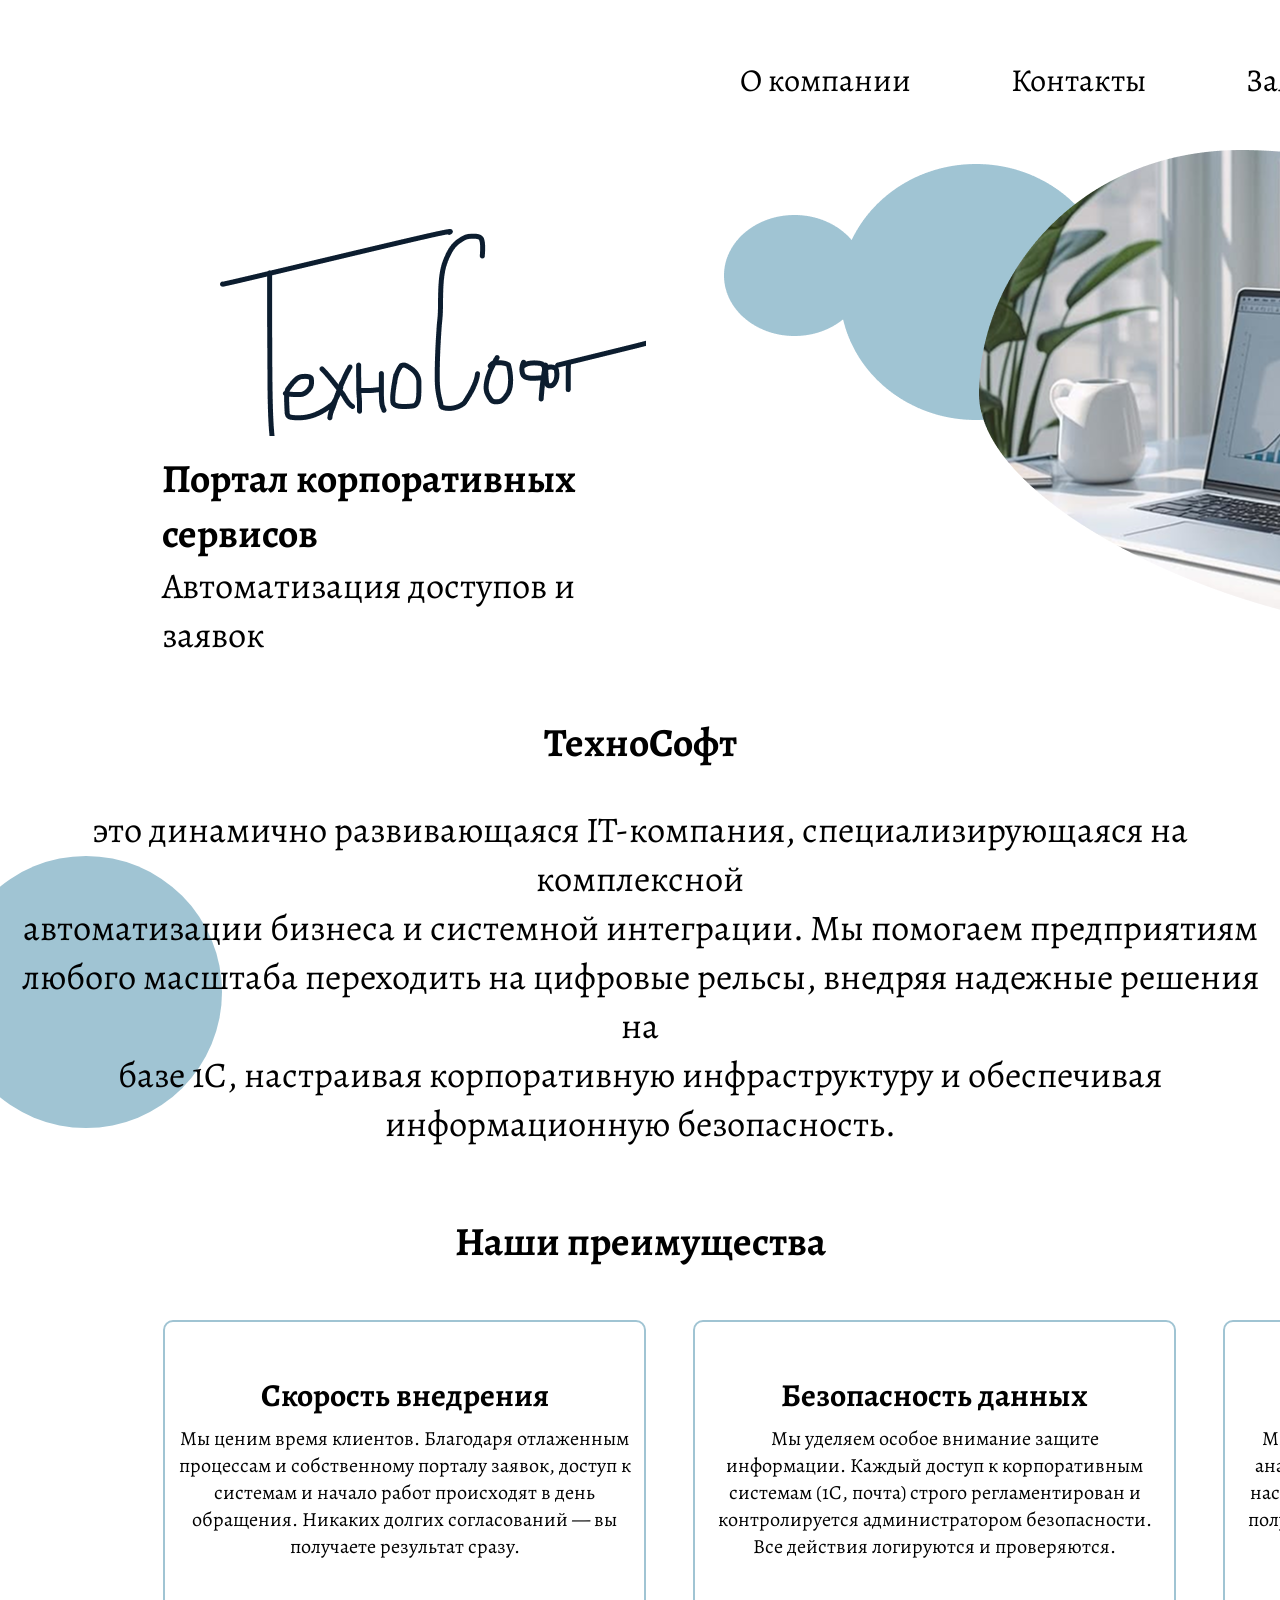
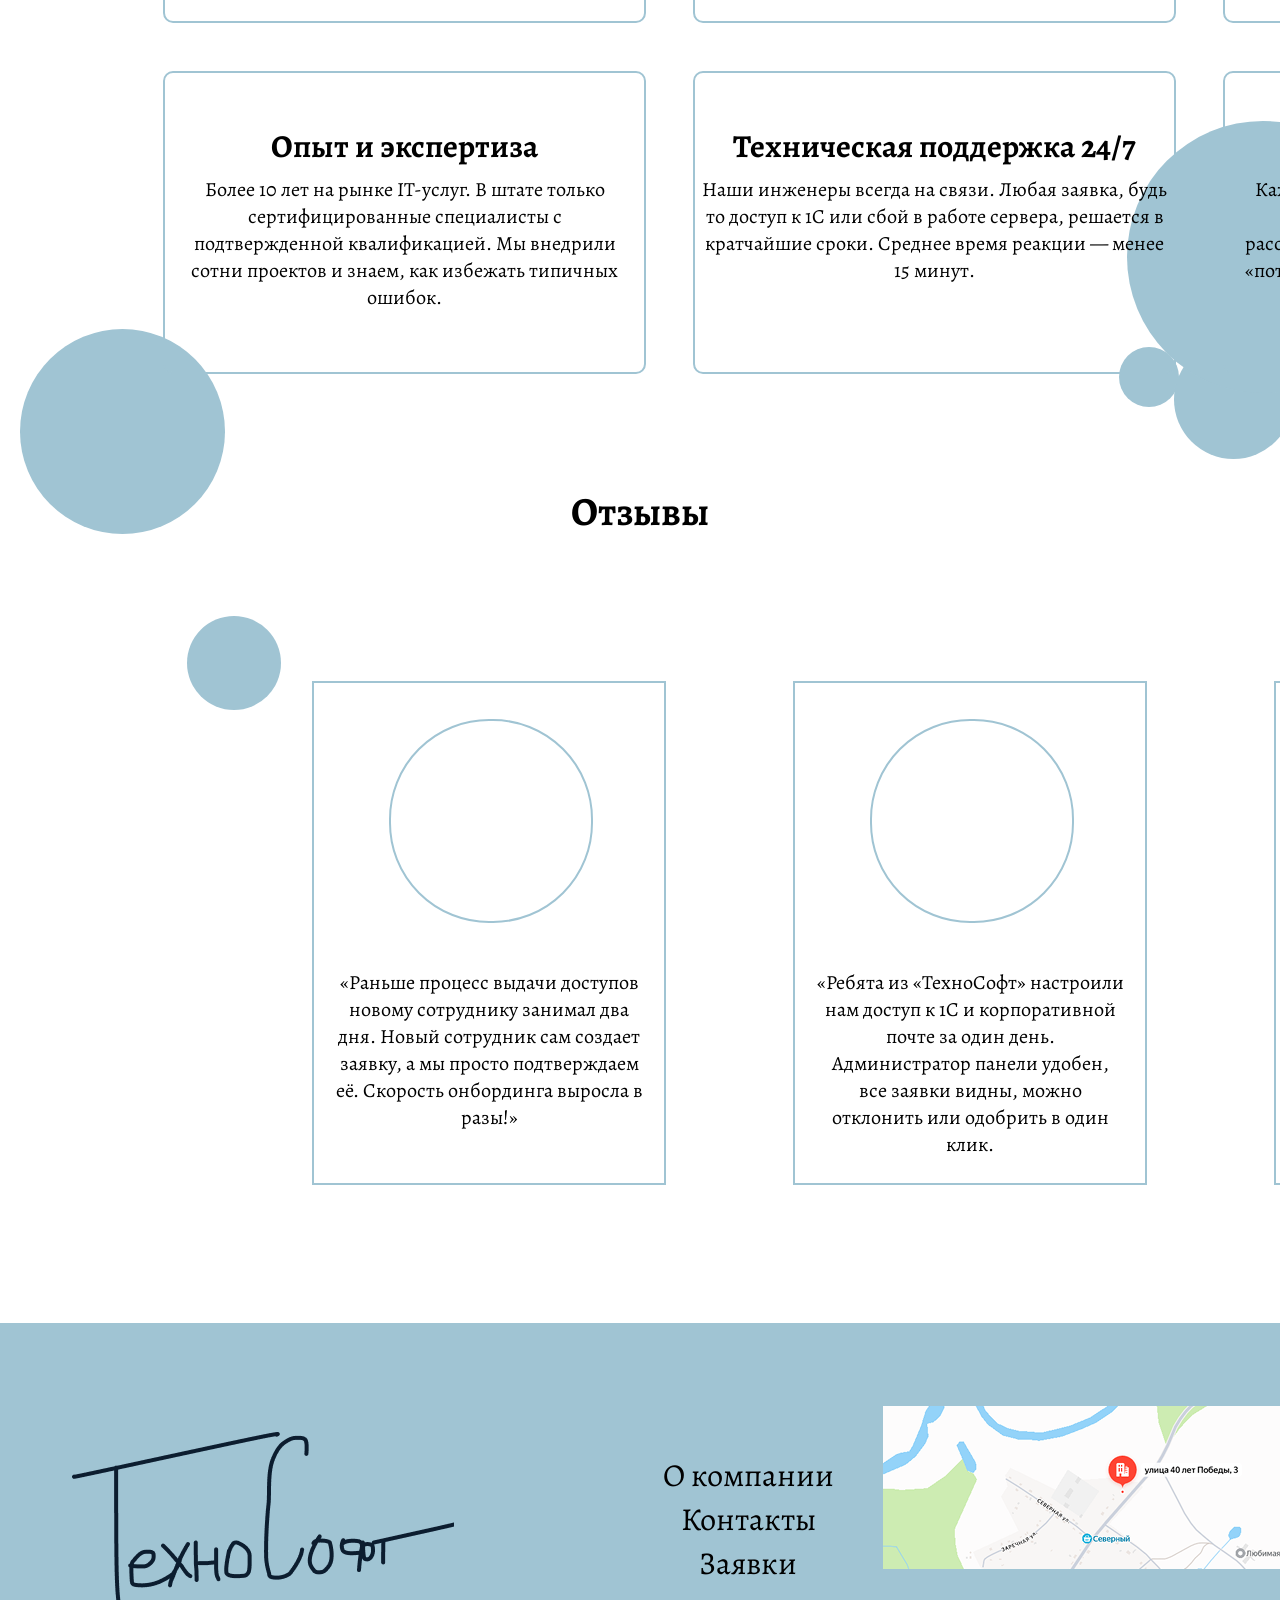
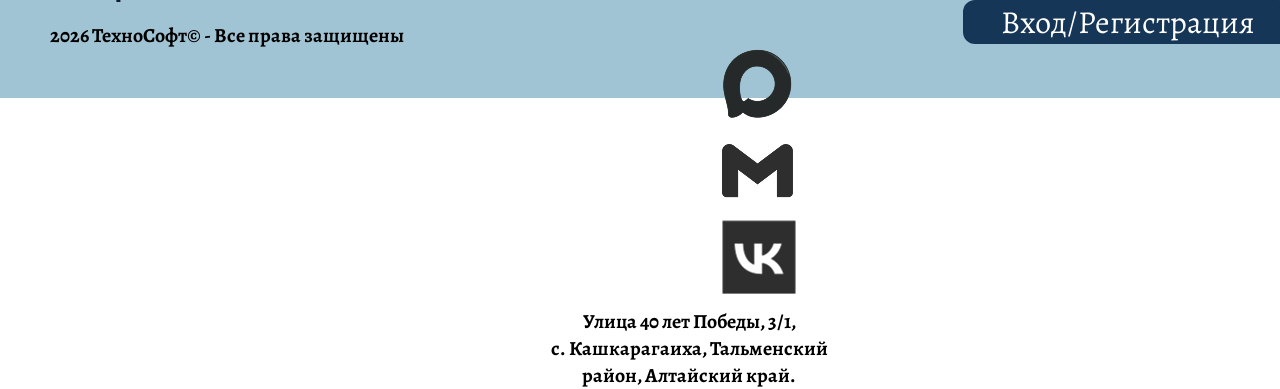
<file: main/index.html>
<!DOCTYPE html>
<html lang="en">
<head>
    <link rel="stylesheet" href="style.css">
    <meta charset="UTF-8">
    <meta name="viewport" content="width=device-width, initial-scale=1.0">
    <title>Document</title>
</head>
<body>

    <header class="hed"> <!--начало хедера, вариант 1-->
<div class="knop1"> <a href="..\o_kompanii/index.html"> О компании </a> </div>
<div class="knop2"> <a href="..\kontakt/index.html"> Контакты </a> </div>
<div class="knop3"> <a href="..\zaivki_tabl/index.html" > Заявки </a> </div>

<div class="fon_knop4"> <div class="knop4" style="color: #FFFFFF;"> <a href="..\vxod/index.html"class="a_kn"> Вход/Регистрация </a> </div></div> <!--кнопка регистрации-->
    </header> <!--конец хедера, вариант 1-->

    <div class="blok_1"> <!--начало 1 блока-->
        
        <div class="blok1_rod_logo"> <!--начало родителя блока с лого-->
<a href="..\main/index.html"><div class="logo"> </div></a> <!--логотип-->
<div class="zagol1"> <b> Портал корпоративных сервисов </b></div>
<div class="tex_avtoriz">Автоматизация доступов и заявок</div>
 </div> <!--конец родителя блока с лого-->
          <div class="dekor_1_bloka"></div>
    </div> <!--конец 1 блока-->
    

    <div class="blok_2"> <!--начало 2 блока-->
        <div class="zag_2_bloka text_40p" > <b>ТехноСофт</b></div> 
        <div class="tex_opisanie text_36p "> это динамично развивающаяся IT-компания, специализирующаяся на комплексной <br> автоматизации бизнеса и системной интеграции. Мы помогаем предприятиям <br> любого масштаба переходить на цифровые рельсы, внедряя надежные решения на <br> базе 1С, настраивая корпоративную инфраструктуру и обеспечивая <br> информационную безопасность.</div>
    </div> <!--конец 2 блока-->

    <div class="blok_3"> <!--начало 3 блока-->
        <div class="zag_3_bloka text_40p"> <b>Наши преимущества</b> </div>

        <div class="roditel_1_blok3_for_bloks"> <!--начало родителя для 1 сторочки блока-->

            <div class="plashka_advantages"> <!--начало блока преимущества(те что маленькие)-->
                <div class="zag_pladh text_32p"> <b>Скорость внедрения</b></div>
                <div class="text_plash text_20p"> Мы ценим время клиентов. Благодаря отлаженным <br> процессам и собственному порталу заявок, доступ к <br> системам и начало работ происходят в день <br>обращения. Никаких долгих согласований — вы <br>получаете результат сразу.</div>
            </div><!--конец блока преимущества(те что маленькие)-->

             <div class="plashka_advantages"> <!--начало блока преимущества(те что маленькие)-->
                <div class="zag_pladh text_32p"> <b>Безопасность данных</b></div>
                <div class="text_plash text_20p"> Мы уделяем особое внимание защите <br> информации. Каждый доступ к корпоративным <br> системам (1С, почта) строго регламентирован и <br> контролируется администратором безопасности. <br> Все действия логируются и проверяются.</div>
            </div><!--конец блока преимущества(те что маленькие)-->

             <div class="plashka_advantages"> <!--начало блока преимущества(те что маленькие)-->
                <div class="zag_pladh text_32p"> <b>Индивидуальный подход</b></div>
                <div class="text_plash text_20p"> Мы не продаем «коробочные» решения. Наши <br>аналитики изучают бизнес-процессы клиента и <br>настраивают систему под конкретные задачи. Вы <br>получаете инструмент, который работает именно <br>так, как нужно вам.</div>
            </div><!--конец блока преимущества(те что маленькие)-->

             </div> <!--конец родителя для 1 сторочки блока-->

              <div class="roditel_1_blok3_for_bloks"> <!--начало родителя для 2 сторочки блока-->

            <div class="plashka_advantages"> <!--начало блока преимущества(те что маленькие)-->
                <div class="zag_pladh text_32p"> <b>Опыт и экспертиза</b></div>
                <div class="text_plash text_20p"> Более 10 лет на рынке IT-услуг. В штате только<br> сертифицированные специалисты с <br>подтвержденной квалификацией. Мы внедрили <br>сотни проектов и знаем, как избежать типичных<br> ошибок.</div>
            </div><!--конец блока преимущества(те что маленькие)-->

             <div class="plashka_advantages"> <!--начало блока преимущества(те что маленькие)-->
                <div class="zag_pladh text_32p"> <b>Техническая поддержка 24/7</b></div>
                <div class="text_plash text_20p"> Наши инженеры всегда на связи. Любая заявка, будь <br>то доступ к 1С или сбой в работе сервера, решается в <br>кратчайшие сроки. Среднее время реакции — менее <br>15 минут.</div>
            </div><!--конец блока преимущества(те что маленькие)-->

             <div class="plashka_advantages"> <!--начало блока преимущества(те что маленькие)-->
                <div class="zag_pladh text_32p"> <b>Прозрачность и контроль</b></div>
                <div class="text_plash text_20p"> Каждый этап работы фиксируется в системе. Вы <br>всегда видите статус заявки: создана, на<br> рассмотрении, одобрена или отклонена. Никаких <br>«потерянных» писем и звонков — только четкий и <br>понятный процесс.</div>
            </div><!--конец блока преимущества(те что маленькие)-->
            
             </div> <!--конец родителя для 2 сторочки блока-->
    </div><!--конец 3 блока-->

    <div class="blok_4"> <!--начало 4 блока-->
<div class="zag_4bloka text_40p"> <b>Отзывы</b></div>

<div class="rod_for_otziv"> <!--начало родителя для отзывов-->

    <div class="kart_otziv"> <!--начало карточки отзыва-->

        <div class="vverx_otziv"> <!-- начало вверхняя часть карточки(родитель аватарки)-->
            <div class="kryg_avatar"> </div>
        </div><!--конец вверхняя часть карточки(родитель аватарки)-->

        <div class="text_otziv text_20p"> «Раньше процесс выдачи доступов <br> новому сотруднику занимал два <br>  дня. Новый сотрудник сам создает <br> заявку, а мы просто подтверждаем <br> её. Скорость онбординга выросла в <br> разы!»</div>
    </div><!--конец карточки отзыва-->



    <div class="kart_otziv"> <!--начало карточки отзыва-->

        <div class="vverx_otziv"> <!-- начало вверхняя часть карточки(родитель аватарки)-->
            <div class="kryg_avatar"> </div>
        </div><!--конец вверхняя часть карточки(родитель аватарки)-->

        <div class="text_otziv text_20p"> «Ребята из «ТехноСофт» настроили <br> нам доступ к 1С и корпоративной <br> почте за один день. <br> Администратор панели удобен, <br> все заявки видны, можно <br> отклонить или одобрить в один <br> клик.</div>
    </div><!--конец карточки отзыва-->

<div class="kart_otziv"> <!--начало карточки отзыва-->
        <div class="vverx_otziv"> <!-- начало вверхняя часть карточки(родитель аватарки)-->
            <div class="kryg_avatar"> </div>
        </div><!--конец вверхняя часть карточки(родитель аватарки)-->

        <div class="text_otziv text_20p">«Мы сотрудничаем с «ТехноСофт» <br>уже 3 года. За это время ни одного <br> сбоя. Их подход к безопасности и <br> автоматизации заявок через <br> собственный портал вызывает <br> уважение. Рекомендую как <br>надежного партнера.»</div>
    </div><!--конец карточки отзыва-->

</div><!--конец родителя для отзывов-->
    </div> <!--конец 4 блока-->

<!--начало декора-->
<div class="kryg1 kryg_dekor"></div>
<div class="kryg2 kryg_dekor"></div>
<div class="kryg3 kryg_dekor"></div>
<div class="kryg4 kryg_dekor"></div>
<div class="kryg5 kryg_dekor"></div>
<div class="kryg6 kryg_dekor"></div>
<div class="kryg7 kryg_dekor"></div>
<!--конец декора-->

    <footer class="fyt"> <!--начало футера-->

<div class="blok_1_foot"> <!--1 блок футера-->
 <a href=".//index.html"><div class="logo_foot"></div></a>
<div class="podpis_foot text_20p"> <b>2026 ТехноСофт© - Все права защищены</b></div>
</div> <!--1 блок футера конец-->

<div class="blok_2foot"> <!--2 блок футера-->

    <div class="for_knop_foot"> <!--начало дива для кнопок футера-->
    <div class="knop_foot1 "> <a href="..\o_kompanii/index.html" class="text_32p"> О компании</a> </div>
    <div class="knop_foot1 "> <a href="..\kontakt/index.html" class="text_32p"> Контакты</a> </div>
    <div class="knop_foot1 "> <a href="..\zaivki_tabl/index.html" class="text_32p"> Заявки</a> </div>
    </div> <!--конец дива для кнопок футера-->

    
    <div class="for_cot-cet_foot"> <!--начало родителя для сотсетей во втором блоке-->
<a href="https://max.ru/"> <div class="logo_max"> </div></a>
<a href="https://workspace.google.com/intl/ru/gmail/"> <div class="logo_pocht"> </div></a>
<a href="https://vk.ru/?u=2&to=L2luZGV4LnBocA--"> <div class="logo_vk"> </div></a>
    </div><!--конец родителя для сотсетей во втором блоке-->
    <div class="text_20p text_foot2"> <b>Улица 40 лет Победы, 3/1, с. Кашкарагаиха, Тальменский район, Алтайский край.</b></div>
</div> <!--2 блок футера конец-->

<div class="blok_3foot"> <!--3 блок футера-->
    <div class="karta_foot"></div>
<div class="fon_knop_foot"> <div class="knop4" style="color: #FFFFFF;"> <a href="..\vxod/index.html"class="a_kn"> Вход/Регистрация </a> </div></div> <!--кнопка регистрации-->
</div> <!--3 блок футера конец-->

    </footer> <!-- конец футера-->

<div class="origami-window" id="origamiWindow"><div class="origami-ugol-1"></div><div class="origami-ugol-2"></div><div class="origami-ugol-3"></div><div class="origami-ugol-4"></div></div><div class="origami-bird" id="origamiBird"><div class="bird-telo"></div><div class="bird-golova"></div><div class="bird-klyuv"></div><div class="bird-glaz"></div><div class="bird-krylo-levo"></div><div class="bird-krylo-pravo"></div><div class="bird-hvost"></div></div>
</body>
<script src="script.js"></script>
</html>
</file>
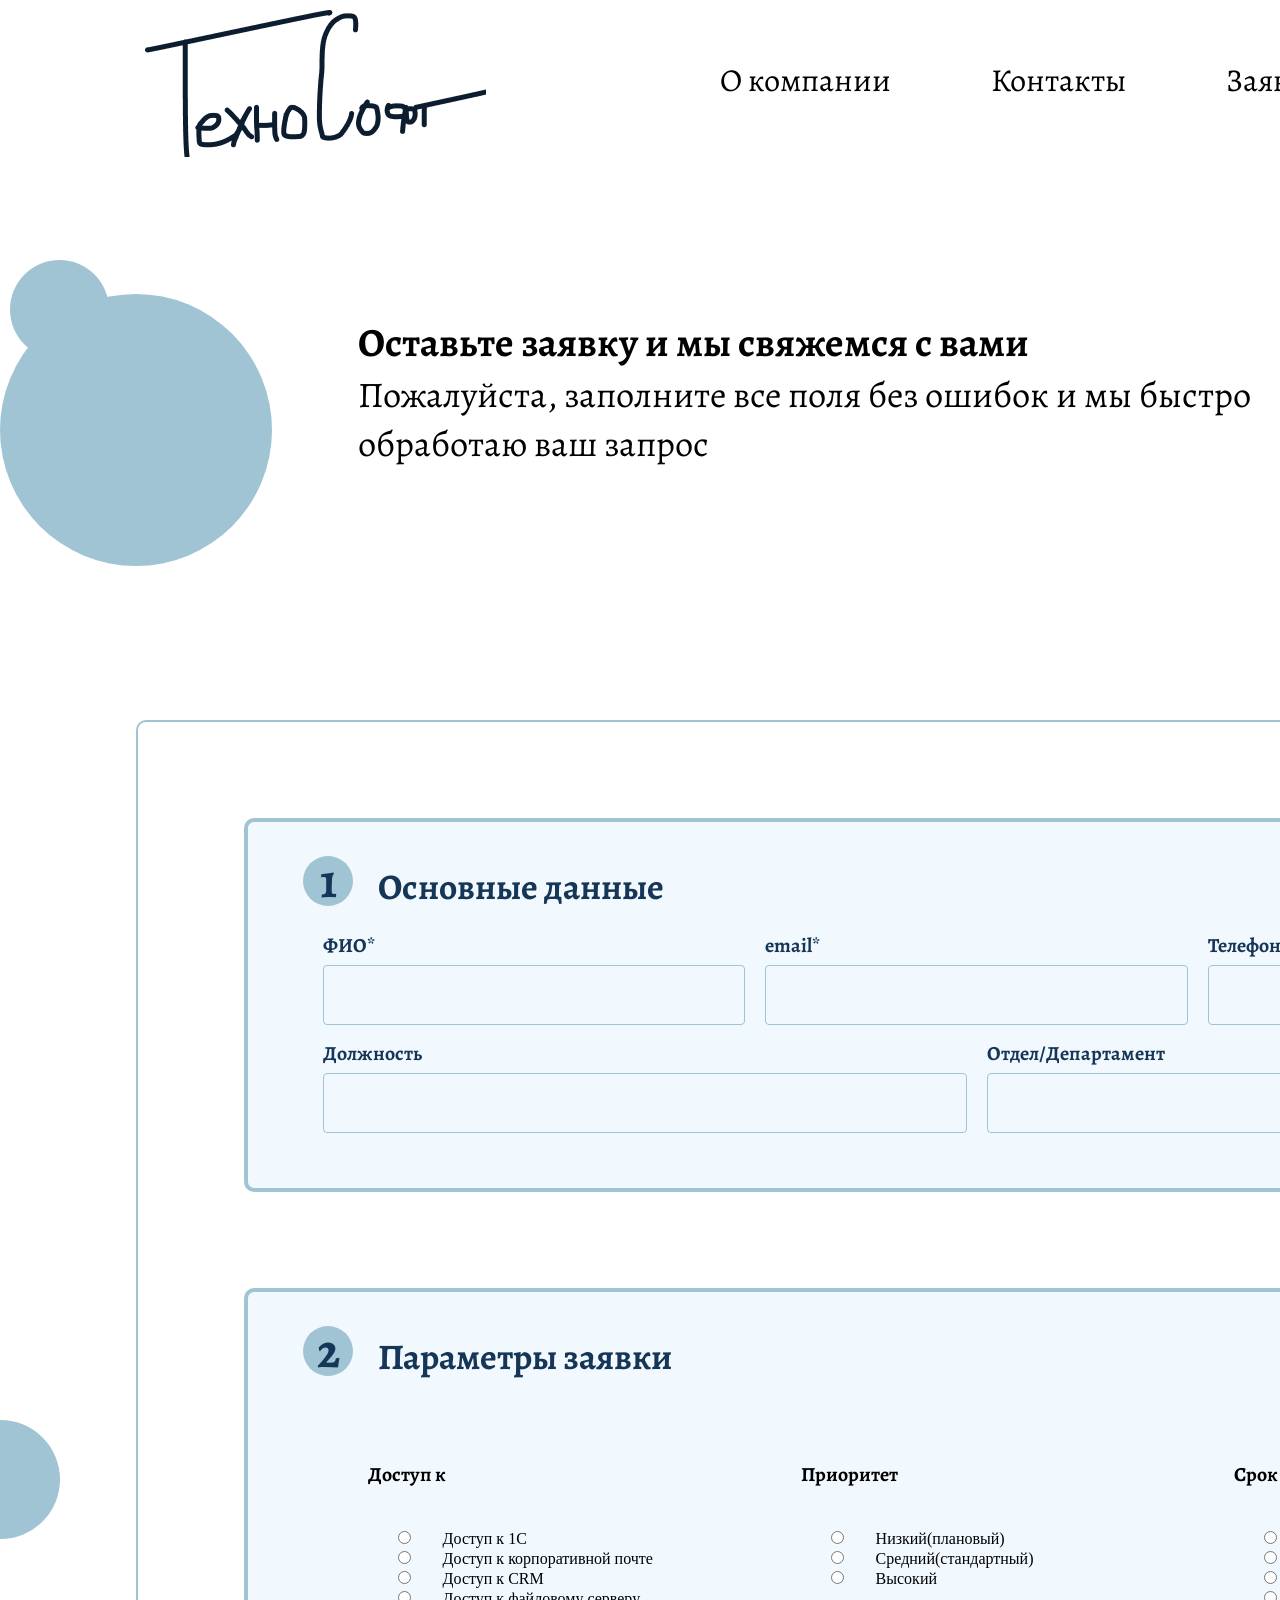
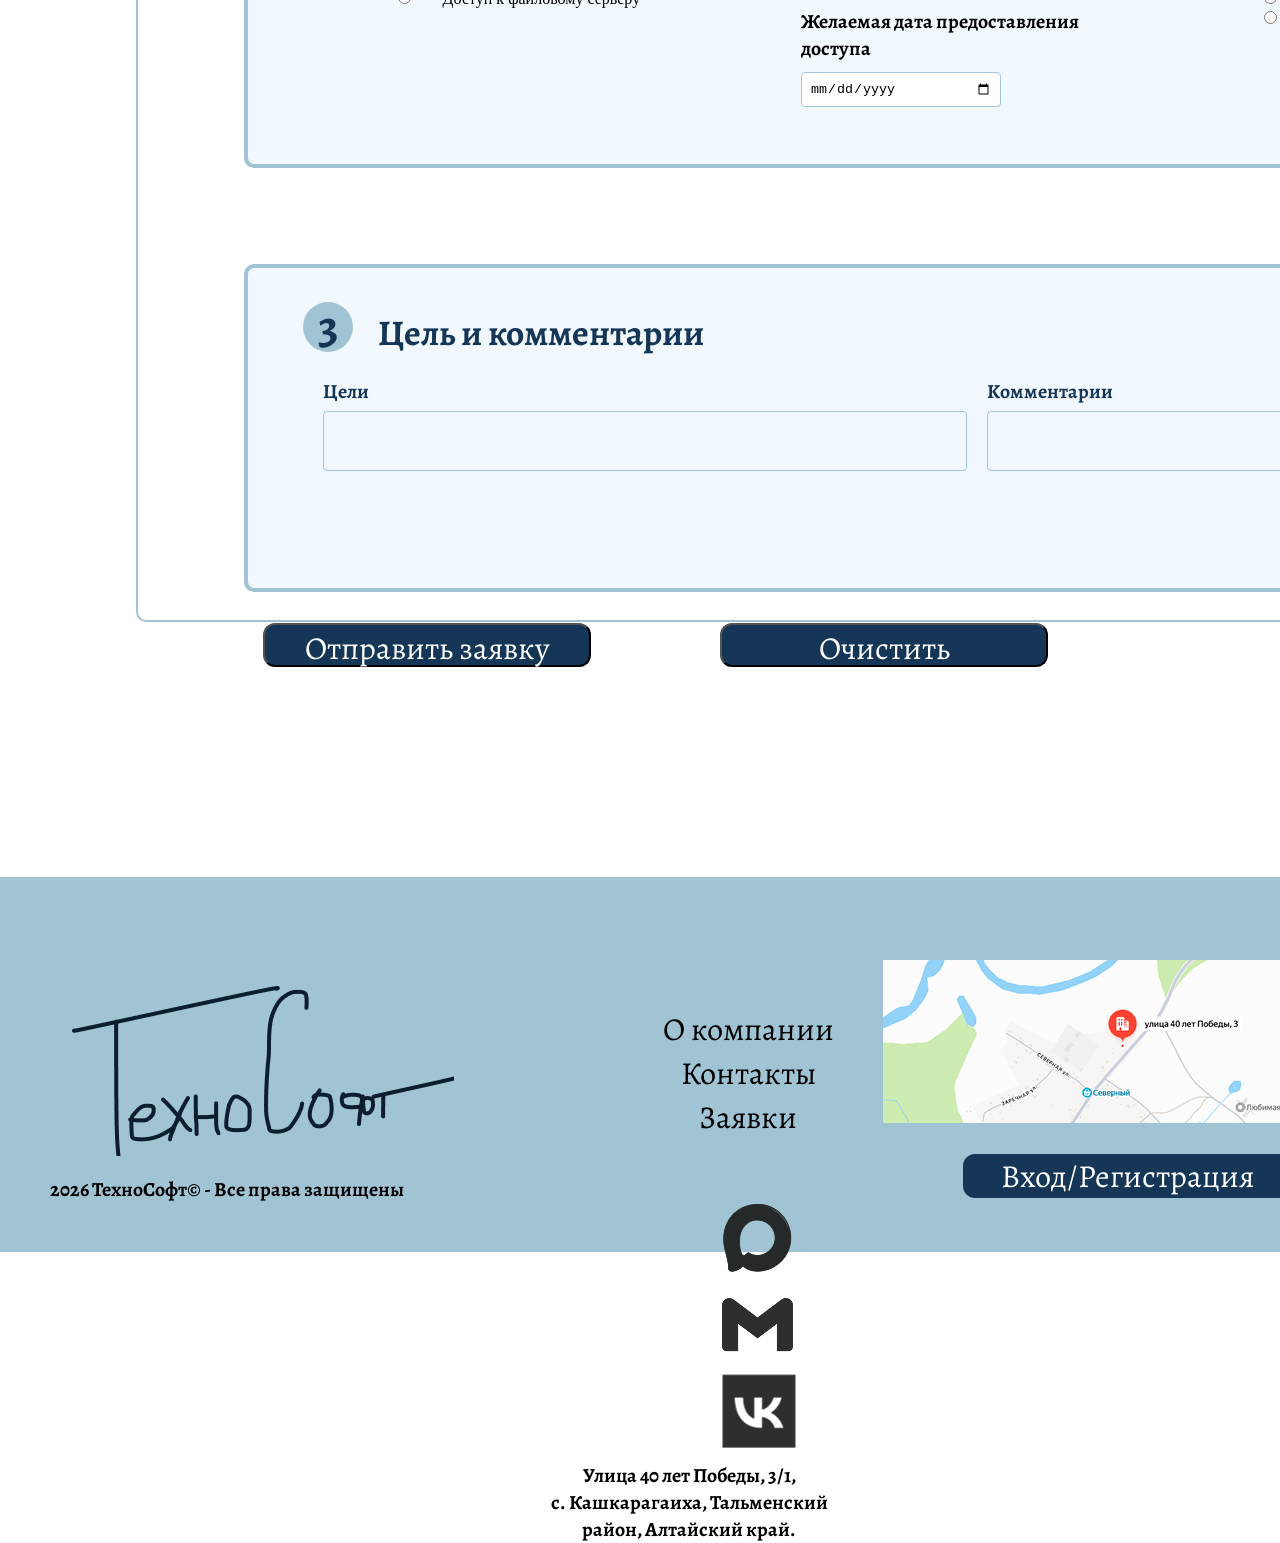
<file: oformlenie_zaivki/index.html>
<!DOCTYPE html>
<html lang="en">
<head>
    <meta charset="UTF-8">
    <meta name="viewport" content="width=device-width, initial-scale=1.0">
    <title>Document</title>
    <link rel="stylesheet" href="style.css">
</head>
<body>
     <header class="hed"> <!--начало хедера, вариант 2-->

        <a href="..\main/index.html"><div class="logo_hed"></div></a>
<div class="knop1"> <a href="..\o_kompanii/index.html"> О компании </a> </div>
<div class="knop2"> <a href="..\kontakt/index.html"> Контакты </a> </div>
<div class="knop3"> <a href="..\zaivki_tabl/index.html" > Заявки </a> </div>

<div class="fon_knop4"> <div class="knop4" style="color: #FFFFFF;"> <a href="..\vxod/index.html"class="a_kn"> Вход/Регистрация </a> </div></div> <!--кнопка регистрации-->
    </header> <!--конец хедера, вариант 2-->

<div class="blok_1"> <!--начало блока 1-->
<div class="zag1 text_40p"> <b>Оставьте заявку и мы свяжемся с вами</b></div>
<div class="tex1 text_36p"> Пожалуйста, заполните все поля без ошибок и мы быстро <br> обработаю ваш запрос</div>
</div><!--конец блока 1-->

<div class="blok2"> <!--блок 2 начало-->

    <div class="for_1blok_form"><!--начало 1 блока формы-->
        <div class="zag_rod">
            <div class="dek number_fon text_48p"> <b>1</b></div>
            <div class="tex2 text_36p"> <b>Основные данные</b></div>
        </div>

<form>  <!---------------------------------------------------------------------------------------------------------------------------------->
        <div class="row"> <!--строка 1 в форме начало-->
    <div class="field">
    <label class="text_20p"><b>ФИО*</b></label>
    <input type="text" class="imput_100" name="FUO" required >
    </div>

    
    <div class="field">
    <label class="text_20p"><b>email*</b></label>
    <input type="email" class="imput_100" name="mail" required>
    </div>


    <div class="field">
    <label class="text_20p"> <b>Телефон*</b></label>
    <input type="number" class="imput_100" name="telofon" required>
    </div>
  </div><!--строка 1 в форме конец-->

  <div class="row"><!--строка 2 в форме начало-->
    <div class="field wide">
    <label class="text_20p"> <b>Должность</b></label>
    <input type="text" class="imput_100" name="job" required>
    </div>


    <div class="field wide">
    <label class="text_20p"><b>Отдел/Департамент</b></label>
    <input type="text" class="imput_100" name="departamet" required>
    </div>
  </div> <!--строка 2 в форме конец-->
</div> <!--конец 1 блока в форме-->

   

<!--начало 2 блока формы-->
<div class="for_2blok_form">
<div class="zag_rod">
            <div class="dek number_fon text_48p"> <b>2</b></div>
            <div class="tex2 text_36p"> <b>Параметры заявки</b></div>
        </div>

	<div class="rod_raz_">
		<div class="text_20p zag2"> <b>Доступ к</b></div>
		<div class="radio-group">
			<div><input type="radio" name="dostup" value="1c" id="1c" required> <label for="1c">Доступ к 1С</label></div>
			<div><input type="radio" name="dostup" value="pochta" id="pochta" required><label for="pochta"> Доступ к корпоративной почте</label></div>
			<div><input type="radio" name="dostup" value="crm" id="crm" required><label for="crm"> Доступ к CRM</label></div>
			<div><input type="radio" name="dostup" value="server" id="server"required><label for="server"> Доступ к файловому серверу</label></div>

		</div>
	</div>
	<div class="rod_raz_">
		<div class="text_20p zag2"> <b>Приоритет</b></div>
		<div class="radio-group">
			<div><input type="radio" name="prioritet" value="nizkiy" id="nizkiy"><label for="nizkiy" required> Низкий(плановый)</label></div>
			<div><input type="radio" name="prioritet" value="sredniy" id="sredniy"><label for="sredniy" required> Средний(стандартный)</label></div>
			<div><input type="radio" name="prioritet" value="visokiy" id="visokiy"><label for="visokiy" required> Высокий</label></div>
		</div>
		<div class="text_16p zag3" style="margin-top: 20px;"> <b>Желаемая дата предоставления доступа</b></div>
		<input type="date" style="margin-top: 10px; width: 200px;" name="data">
	</div>
	<div class="rod_raz_">
		<div class="text_20p zag2"> <b>Срок предоставления доступа</b></div>
		<div class="radio-group">
			<div><input type="radio" name="srok" value="bessrochno" id="bessrochno"><label for="bessrochno"> Безсрочно</label></div>
			<div><input type="radio" name="srok" value="1mes" id="1mes" required><label for="1mes"> 1 месяц</label></div>
			<div><input type="radio" name="srok" value="3mes" id="3mes" required><label for="3mes"> 3 месяца</label></div>
			<div><input type="radio" name="srok" value="6mes" id="6mes" required><label for="6mes"> 6 месяцев</label></div>
			<div><input type="radio" name="srok" value="1god" id="1god" required><label for="1god"> 1 год</label></div>
		</div>
	</div>
</div>
<!--конец 2 блока формы-->

<!--начало 3 блока формы-->
<div class="for_3blok_form">
	<div class="zag_rod">
            <div class="dek number_fon text_48p"> <b>3</b></div>
            <div class="tex2 text_36p"> <b>Цель и комментарии</b></div>
        </div>
     

        <div class="row">
	<div class="field">
    <label class="text_20p"><b>Цели</b></label>
    <input type="text" name="goals">
    </div>


    <div class="field">
    <label class="text_20p"> <b>Kомментарии</b></label>
    <input type="text" name="komm">
    </div>
        </div>
    </div>
   <button class="fon_knop_foot "onclick="otpravka(event)"> <div class="knop4" style="color: #FFFFFF;" > Отправить заявку </div> </button>
   <button class="fon_knop_foot "style="color: #none; " onclick="ochistka()" > <div class="knop4" style="color: #FFFFFF; "> Очистить</div></button> 
</form>
</div><!--конец 3 блока формы-->
</div><!--блок 2 конец-->

<div class="blok3"><!--начало 3 блока-->


</div><!--начало 3 блока-->

<div class="dek kryg1"></div>
<div class="dek kryg2"></div>
<div class="dek kryg3"></div>
<div class="dek kryg4"></div>
<div class="dek kryg5"></div>
<div class="dek kryg6"></div>
<div class="dek kryg7"></div>
<div class="dek kryg8"></div>




        <footer class="fyt"> <!--начало футера-->

<div class="blok_1_foot"> <!--1 блок футера-->
 <a href="..\main/index.html"><div class="logo_foot"></div></a>
<div class="podpis_foot text_20p"> <b>2026 ТехноСофт© - Все права защищены</b></div>
</div> <!--1 блок футера конец-->

<div class="blok_2foot"> <!--2 блок футера-->

    <div class="for_knop_foot"> <!--начало дива для кнопок футера-->
    <div class="knop_foot1 "> <a href="..\o_kompanii/index.html" class="text_32p"> О компании</a> </div>
    <div class="knop_foot1 "> <a href="..\kontakt/index.html" class="text_32p"> Контакты</a> </div>
    <div class="knop_foot1 "> <a href="..\zaivki_tabl/index.html" class="text_32p"> Заявки</a> </div>
    </div> <!--конец дива для кнопок футера-->

    
    <div class="for_cot-cet_foot"> <!--начало родителя для сотсетей во втором блоке-->
<a href="https://max.ru/"> <div class="logo_max"> </div></a>
<a href="https://workspace.google.com/intl/ru/gmail/"> <div class="logo_pocht"> </div></a>
<a href="https://vk.ru/?u=2&to=L2luZGV4LnBocA--"> <div class="logo_vk"> </div></a>
    </div><!--конец родителя для сотсетей во втором блоке-->
    <div class="text_20p text_foot2"> <b>Улица 40 лет Победы, 3/1, с. Кашкарагаиха, Тальменский район, Алтайский край.</b></div>
</div> <!--2 блок футера конец-->

<div class="blok_3foot"> <!--3 блок футера-->
    <div class="karta_foot"></div>
<div class="fon_knop_foot"> <div class="knop4" style="color: #FFFFFF;"> <a href="..\vxod/index.html"class="a_kn"> Вход/Регистрация </a> </div></div> <!--кнопка регистрации-->
</div> <!--3 блок футера конец-->

    </footer> <!-- конец футера-->
    
</body>
<script src="script.js"></script>
</html>
</file>
<file: main/style.css>
body{margin: 0;  overflow-x: hidden;}
@font-face {
    font-family: 'Alegreya' ;
    src: url(../font/Alegreya/Alegreya.ttf);
}
.text_20p{font-family: 'Alegreya'; font-size: 20px;}
.text_24p{font-family: 'Alegreya'; font-size: 24px;}
.text_32p{font-family: 'Alegreya'; font-size: 32px;}
.text_36p{font-family: 'Alegreya'; font-size: 36px;}
.text_40p{font-family: 'Alegreya'; font-size: 40px;}
.text_48p{font-family: 'Alegreya'; font-size: 48px;}

/* 
div{border: solid 1px; } */
a{ color: black; text-decoration: none;}

/*начало хедера*/
.hed{width: 1920px; height: 150px; display: flex;}
.knop1{font-family: 'Alegreya'; font-size: 32px; margin-left: 740px; margin-top: 58px;}
.knop2{font-family: 'Alegreya'; font-size: 32px;margin-left: 100px;margin-top: 58px;}
.knop3{font-family: 'Alegreya'; font-size: 32px;margin-left: 100px;margin-top: 58px;}
.knop4{font-family: 'Alegreya'; font-size: 32px; text-align: center; }
.fon_knop4{width: 328px; height: 44px; border-radius: 12px;margin-left: 100px;margin-top: 58px; background-color: #163658;}
.a_kn{color: #FFFFFF;}
/*конец хедера*/

/*начало 1 блока*/
.blok_1{display: flex; width: 100%; height: 600px;}
.logo{width: 426px; height: 207px; background-image: url(./img_main/logo_TexnoSoft.png); margin-top: 79px; margin-left: 220px; }
.zagol1{font-family:'Alegreya'; font-size: 40px; margin-top: 15px; margin-left: 162px;}
.tex_avtoriz{font-family:'Alegreya'; font-size: 36px;  margin-left: 162px;}
.dekor_1_bloka{margin-left: 78px; width: 1059px; height: 562px; background-image: url(./img_main/dekor_img_kopmp\ \(1\).png);} 

/*конец 1 блока*/

/*начало 2 блока*/
.zag_2_bloka{text-align: center;  z-index: -1; position: relative;bottom: 35px;}
.tex_opisanie{text-align: center;}
/*конец 2 блока*/

/*начало 3 блока*/
.zag_3_bloka{text-align: center; margin-top: 66px; }
.roditel_1_blok3_for_bloks{ margin-left: 116px; margin-top: 51px; width: 1590px; height: 300px; display: flex;}
.plashka_advantages{width: 500px; height: 299px; border: solid 2px #A0C4D3; border-radius: 10px; margin-left: 47px; transition: box-shadow 0.8s ease;} 
.plashka_advantages:hover {box-shadow: 10px 11px 4px #A0C4D3; }
.zag_pladh{margin-top: 51px; text-align: center;}
.text_plash{margin-top: 8px; text-align: center;}
/*конец 3 блока*/

/*начало 4 блока*/
.zag_4bloka{margin-top: 113px; text-align: center;}

.rod_for_otziv{width: 1108; height: 642px; display: flex; margin-top: 142px; margin-left: 185px;}
.kart_otziv{width: 350px; height: 500px; border: solid 2px #A0C4D3; margin-left: 127px; transition: box-shadow 0.8s ease;}
.kart_otziv:hover {box-shadow: 10px 11px 4px #A0C4D3; }
.vverx_otziv{width: 350px; height: 250px;}
.kryg_avatar{width: 200px; height: 200px; border-radius: 100px; border: solid 2px #A0C4D3; margin-top: 36px; margin-left: 75px;}
.text_otziv{text-align: center;}
/*конец 4 блока*/

/*начало футера*/
.fyt{width: 100%; height: 375px; background-color:#A0C4D3; display: flex;}

.blok_1_foot{width: 513px; height: 375px;}
.logo_foot{width: 382px; height: 170px; background-image: url(./img_main/logo_footer.png); margin-top: 109px; margin-left: 72px;}
.podpis_foot {text-align: center; margin-top: 20px;}

.blok_2foot{width: 841px; height: 375px; display: flex; flex-wrap: wrap;}
.for_knop_foot{width: 180px; height: 151px; margin-top: 130px; margin-left: 204px;}
.knop_foot1{text-align: center;}

.for_cot-cet_foot{width: 115px; height: 273px; margin-left: 246px; margin-top: 31px;}
.logo_max{width: 70px; height: 70px; background-image: url(./img_main/max_logo.png); margin-top: 14px; margin-left: 22px;}
.logo_pocht{width: 72px; height: 54px; background-image: url(./img_main/logo_xz.png);  margin-top: 25px; margin-left: 22px;}
.logo_vk{width: 74px; height: 74px; background-image: url(./img_main/logo_vk.png); margin-top: 22px; margin-left: 22px;}
.text_foot2{ text-align: center; margin-left: 86px;}

.blok_3foot{width: 562px; height: 375px; }
.karta_foot{margin-left: 45px; margin-top: 83px; width: 473px; height: 163px; background-image: url(./img_main/karta.png);}
.fon_knop_foot{width: 328px; height: 44px; border-radius: 12px;margin-left: 125px;margin-top: 31px; background-color: #163658;}
/*конец футера*/

/*декоративные кружки*/
.kryg_dekor{border-radius: 50%; background-color: #A0C4D3;}
.kryg1{width: 272px; height: 272px; z-index: -1; position: absolute; top: 856px; left: -50px;}
.kryg2{width: 94px; height: 94px; z-index: -1; position: absolute; top: 1161px; left: 1651px;}
.kryg3{width: 205px; height: 205px; z-index: -1; position: absolute;top: 1929px; left: 20px;}
.kryg4{width: 60px; height: 60px; z-index: -1; position: absolute; top: 1947px; left: 1119px;}
.kryg5{width: 119px; height: 119px; z-index: -1; position: absolute;top: 1940px; left: 1174px;}
.kryg6{width: 272px; height: 272px; z-index: -1; position: absolute;top: 1721px; right: -119px;}
.kryg7{width: 94px; height: 94px; z-index: -1; position: absolute;top: 2216px; left: 187px;}

/*детализированная анимация оригами: окно -> птичка -> улет*/
.origami-window{position: fixed; top: 0; left: 0; width: 100vw; height: 100vh; z-index: 9998; pointer-events: none; opacity: 0; perspective: 2000px; transform-style: preserve-3d;}
.origami-window.aktivno{opacity: 1;}
.origami-ugol-1, .origami-ugol-2, .origami-ugol-3, .origami-ugol-4{position: absolute; width: 50%; height: 50%; background: #F1F8FE; border: 2px solid #A0C4D3; transform-origin: center center; transition: transform 1s cubic-bezier(0.55, 0.055, 0.675, 0.19), opacity 0.8s ease;}
.origami-ugol-1{top: 0; left: 0; transform-origin: bottom right;}
.origami-ugol-2{top: 0; right: 0; transform-origin: bottom left;}
.origami-ugol-3{bottom: 0; left: 0; transform-origin: top right;}
.origami-ugol-4{bottom: 0; right: 0; transform-origin: top left;}
.origami-window.slozhit .origami-ugol-1{transform: rotateY(180deg) rotateX(180deg) scale(0.3); opacity: 0;}
.origami-window.slozhit .origami-ugol-2{transform: rotateY(-180deg) rotateX(180deg) scale(0.3); opacity: 0;}
.origami-window.slozhit .origami-ugol-3{transform: rotateY(180deg) rotateX(-180deg) scale(0.3); opacity: 0;}
.origami-window.slozhit .origami-ugol-4{transform: rotateY(-180deg) rotateX(-180deg) scale(0.3); opacity: 0;}
.origami-bird{position: fixed; top: 50%; left: 50%; width: 140px; height: 140px; z-index: 9999; transform: translate(-50%, -50%) scale(0); opacity: 0; pointer-events: none; transform-origin: center center;}
.origami-bird.poyavilsya{animation: bird-appear 0.5s cubic-bezier(0.34, 1.56, 0.64, 1) forwards;}
.origami-bird.letit{animation: bird-flight 1.8s cubic-bezier(0.895, 0.03, 0.685, 0.22) forwards;}
@keyframes bird-appear{0%{transform: translate(-50%, -50%) scale(0) rotate(-20deg); opacity: 0;}100%{transform: translate(-50%, -50%) scale(1) rotate(0deg); opacity: 1;}}
@keyframes bird-flight{0%{transform: translate(-50%, -50%) scale(1) rotate(0deg); opacity: 1;}20%{transform: translate(-50%, -50%) scale(8) rotate(-5deg); opacity: 1;}35%{transform: translate(-50%, -55%) scale(9) rotate(5deg); opacity: 1;}60%{transform: translate(calc(-50% + 45vw), calc(-50% - 25vh)) scale(6) rotate(8deg); opacity: 0.9;}100%{transform: translate(calc(-50% + 120vw), calc(-50% - 40vh)) scale(3) rotate(20deg); opacity: 0;}}
.bird-telo{position: absolute; top: 50%; left: 50%; width: 0; height: 0; border-left: 35px solid transparent; border-right: 35px solid transparent; border-bottom: 60px solid #A0C4D3; transform: translate(-50%, -50%);}
.bird-golova{position: absolute; top: 20%; left: 60%; width: 0; height: 0; border-left: 18px solid transparent; border-right: 18px solid transparent; border-bottom: 30px solid #7FAFC4; transform: translate(-50%, -50%) rotate(30deg);}
.bird-klyuv{position: absolute; top: 18%; left: 82%; width: 0; height: 0; border-left: 8px solid transparent; border-right: 8px solid transparent; border-bottom: 14px solid #163658; transform: translate(-50%, -50%) rotate(90deg);}
.bird-glaz{position: absolute; top: 22%; left: 72%; width: 6px; height: 6px; background: #163658; border-radius: 50%; transform: translate(-50%, -50%);}
.bird-krylo-levo{position: absolute; top: 45%; left: 50%; width: 0; height: 0; border-left: 30px solid transparent; border-right: 30px solid transparent; border-bottom: 50px solid #7FAFC4; transform-origin: bottom right; transform: translate(-95%, -20%) rotate(-25deg); animation: mah-levo 0.35s ease-in-out infinite alternate;}
.bird-krylo-pravo{position: absolute; top: 45%; left: 50%; width: 0; height: 0; border-left: 30px solid transparent; border-right: 30px solid transparent; border-bottom: 50px solid #7FAFC4; transform-origin: bottom left; transform: translate(-5%, -20%) rotate(25deg); animation: mah-pravo 0.35s ease-in-out infinite alternate;}
.bird-hvost{position: absolute; top: 75%; left: 50%; width: 0; height: 0; border-left: 20px solid transparent; border-right: 20px solid transparent; border-top: 40px solid #A0C4D3; transform-origin: top center; transform: translate(-50%, -50%) rotate(0deg); animation: hvost-mah 0.5s ease-in-out infinite alternate;}
@keyframes mah-levo{0%{transform: translate(-95%, -20%) rotate(-25deg);}100%{transform: translate(-95%, -20%) rotate(-60deg);}}
@keyframes mah-pravo{0%{transform: translate(-5%, -20%) rotate(25deg);}100%{transform: translate(-5%, -20%) rotate(60deg);}}
@keyframes hvost-mah{0%{transform: translate(-50%, -50%) rotate(-10deg);}100%{transform: translate(-50%, -50%) rotate(10deg);}}
/* ===== Кнопка выхода ===== */
.knop_vihod {
    display: inline-block;
    width: 60px;
    height: 60px;
    margin-left: 20px;
    margin-top: 25px;
    cursor: pointer;
    border-radius: 50%;
    background-repeat: no-repeat;
    background-position: center;
    background-size: contain;
    background-image: url(./img_main/exit.png); 
    transition: opacity 0.2s;
}
.knop_vihod:hover {
    opacity: 0.7;
}
</file>
<file: oformlenie_zaivki/style.css>
body{margin: 0;  overflow-x: hidden;}
@font-face {
    font-family: 'Alegreya' ;
    src: url(../font/Alegreya/Alegreya.ttf);
}
.text_16p{font-family: 'Alegreya'; font-size: 20px;}
.text_20p{font-family: 'Alegreya'; font-size: 20px;}
.text_24p{font-family: 'Alegreya'; font-size: 24px;}
.text_32p{font-family: 'Alegreya'; font-size: 32px;}
.text_36p{font-family: 'Alegreya'; font-size: 36px;}
.text_40p{font-family: 'Alegreya'; font-size: 40px;}
.text_48p{font-family: 'Alegreya'; font-size: 48px;}


/* div{border: solid 1px; } */
a{ color: black; text-decoration: none;}

/*начало хедера*/
.hed{width: 1920px; height: 150px; display: flex;}
.logo_hed{width: 341px;height: 147px; margin-top: 10px; margin-left: 145px; background-image: url(./img_oforml/logo_heder.png);}
.knop1{font-family: 'Alegreya'; font-size: 32px; margin-left: 234px; margin-top: 58px;}
.knop2{font-family: 'Alegreya'; font-size: 32px;margin-left: 100px;margin-top: 58px;}
.knop3{font-family: 'Alegreya'; font-size: 32px;margin-left: 100px;margin-top: 58px;}
.knop4{font-family: 'Alegreya'; font-size: 32px; text-align: center; }
.fon_knop4{width: 328px; height: 44px; border-radius: 12px;margin-left: 100px;margin-top: 58px; background-color: #163658;}
.a_kn{color: #FFFFFF;}
/*конец хедера*/

.dek{border-radius: 50%; background-color: #A0C4D3;}
.blok_1{width: 1920px; height: 405px;}
.zag1{margin-top: 165px; margin-left: 358px;}
.tex1{margin-left: 358px;}
.number_fon{width: 70px; height: 70px; margin-top: 28px; margin-left: 55px;  text-align: center;}
.tex2{margin-top: 40px; margin-left: 10px;}
.zag_rod{display: flex; width: 100%; height: 80px; flex-wrap: wrap; }

.zag2{margin-top: -40px; margin-bottom: 40px;}
.zag3{margin-top: 60px;}


.for_3blok_form{width: 100%;  border: 2px solid #A0C4D3; border-radius: 10px; background: #F1F8FE; }
.zag_rod{display: flex; align-items: center; gap: 15px; margin-bottom: 30px;}
.number_fon{width: 50px; height: 50px; border-radius: 50%; background: #A0C4D3; display: flex; align-items: center; justify-content: center; color: #163658;}
.tex2{color: #163658;}
form{width: 100%;}
.row{display: flex; gap: 20px;}
.field{display: flex; flex-direction: column; flex: 1;}
.field label{margin-bottom: 6px; color: #163658;}
.field input{width: 100%; padding: 10px; border: 1px solid #A0C4D3; border-radius: 4px; background: #F1F8FE; box-sizing: border-box; font-family: 'Alegreya'; font-size: 20px; min-height: 60px;}
.field input:focus{outline: none; border-color: #163658;}
.but{margin-top: 50px;}

.blok2{width: 1601px; height: 1498px; border: solid 2px #A0C4D3;border-radius: 10px; margin-left: 136px; }
.for_1blok_form{width: 1436px; height: 366px; background-color: #F1F8FE; border:solid 4px #A0C4D3; border-radius: 10px;
margin-top: 96px; margin-left: 106px;}
.row {display: flex;gap: 20px;  margin-bottom: 15px; margin-left: 75px; margin-right: 54px;}
.field {flex: 1;  display: flex;  flex-direction: column;}
input { width: 20%;padding: 8px;  border: 1px solid #a3c6d6; border-radius: 4px;box-sizing: border-box; }
.imput_100{width: 100%;padding: 8px;  border: 1px solid #a3c6d6; border-radius: 4px;box-sizing: border-box; }

.for_2blok_form{width: 1436px; height: 472px; background-color: #F1F8FE; border:solid 4px #A0C4D3; border-radius: 10px;
margin-top: 96px; margin-left: 106px; display: flex;}
.rod_raz_{width: 313px; height: 195px; margin-left:120px; margin-top: 30px;}


/*начало 2 блока формы*/
.for_2blok_form{width: 1436px; height: 472px; background-color: #F1F8FE; border:solid 4px #A0C4D3; border-radius: 10px; margin-top: 96px; margin-left: 106px; display: flex; flex-wrap: wrap;}
.rod_raz_{width: 313px; height: 195px; margin-left:120px; margin-top: 30px;}

/*конец 2 блока формы*/

/*начало 3 блока формы*/
.for_3blok_form{width: 1436px; height: 320px; background-color: #F1F8FE; border:solid 4px #A0C4D3; border-radius: 10px; margin-top: 96px; margin-left: 106px; }
.rod_raz_3{width: 600px; height: 200px; margin-left:120px; margin-top: 30px;}
.text_area{width: 100%; height: 150px; padding: 8px; border: 1px solid #a3c6d6; border-radius: 4px; box-sizing: border-box; resize: none; font-family: 'Alegreya'; font-size: 16px;}
/*конец 3 блока формы*/

.blok3{width: 720px; height: 195px; display: flex; margin-left: 800px;}

.kryg1{width: 99px; height: 99px; z-index: -1; position: absolute; top: 260px; left: 10px;}
.kryg2{width:272px; height: 272px; z-index: -1; position: absolute; top: 294px; left: 0px;}
.kryg3{width: 119px; height: 119px; z-index: -1; position: absolute; top: 233px; left: 1484px;}
.kryg4{width: 55px; height: 55px; z-index: -1; position: absolute;top: 233px; left: 1583px;}
.kryg5{width: 256px; height: 256px; z-index: -1; position: absolute; top: 323px; left: 1648px;}
.kryg6{width: 49px; height: 49px; z-index: -1; position: absolute; top: 893px; left: 1773px;}
.kryg7{width: 119px; height: 119px; z-index: -1; position: absolute; top: 982px; left: 1801px;}
.kryg8{width: 119px; height: 119px; z-index: -1; position: absolute; top: 1420px; left: -59px;}
/*начало футера*/
.fyt{width: 100%; height: 375px; background-color:#A0C4D3; display: flex; margin-top: 60px;}

.blok_1_foot{width: 513px; height: 375px;}
.logo_foot{width: 382px; height: 170px; background-image: url(./img_oforml/logo_footer.png); margin-top: 109px; margin-left: 72px;}
.podpis_foot {text-align: center; margin-top: 20px;}

.blok_2foot{width: 841px; height: 375px; display: flex; flex-wrap: wrap;}
.for_knop_foot{width: 180px; height: 151px; margin-top: 130px; margin-left: 204px;}
.knop_foot1{text-align: center;}

.for_cot-cet_foot{width: 115px; height: 273px; margin-left: 246px; margin-top: 31px;}
.logo_max{width: 70px; height: 70px; background-image: url(./img_oforml/max_logo.png); margin-top: 14px; margin-left: 22px;}
.logo_pocht{width: 72px; height: 54px; background-image: url(./img_oforml/logo_xz.png);  margin-top: 25px; margin-left: 22px;}
.logo_vk{width: 74px; height: 74px; background-image: url(./img_oforml/logo_vk.png); margin-top: 22px; margin-left: 22px;}
.text_foot2{ text-align: center; margin-left: 86px;}

.blok_3foot{width: 562px; height: 375px; }
.karta_foot{margin-left: 45px; margin-top: 83px; width: 473px; height: 163px; background-image: url(./img_oforml/karta.png);}
.fon_knop_foot{width: 328px; height: 44px; border-radius: 12px;margin-left: 125px;margin-top: 31px; background-color: #163658;}
/*конец футера*/
/* ===== Статус ===== */
.status-ok { color: #1a7f37; font-weight: bold; }
.status-no { color: #c0392b; font-weight: bold; }

.for_4blok_form {
    width: 100%;
    background-color: #F1F8FE;
    border: solid 4px #A0C4D3;
    border-radius: 10px;
    margin-top: 30px;
    padding: 20px 30px 30px 30px;
    box-sizing: border-box;
}
.status-form { display: flex; gap: 15px; margin-top: 10px; }
.btn-status {
    padding: 12px 28px;
    border: none;
    border-radius: 8px;
    font-family: 'Alegreya';
    font-size: 22px;
    cursor: pointer;
    color: #FFFFFF;
    transition: opacity 0.2s;
}
.btn-status:hover { opacity: 0.85; }
.btn-ok { background-color: #1a7f37; }
.btn-no { background-color: #c0392b; }
/* ===== Кнопка выхода ===== */
.knop_vihod {
    display: inline-block;
    width: 60px;
    height: 60px;
    margin-left: 20px;
    margin-top: 25px;
    cursor: pointer;
    border-radius: 50%;
    background-repeat: no-repeat;
    background-position: center;
    background-size: contain;
    background-image: url(./img_oforml/exit.png);  
    transition: opacity 0.2s;
}
.knop_vihod:hover {
    opacity: 0.7;
}
</file>
